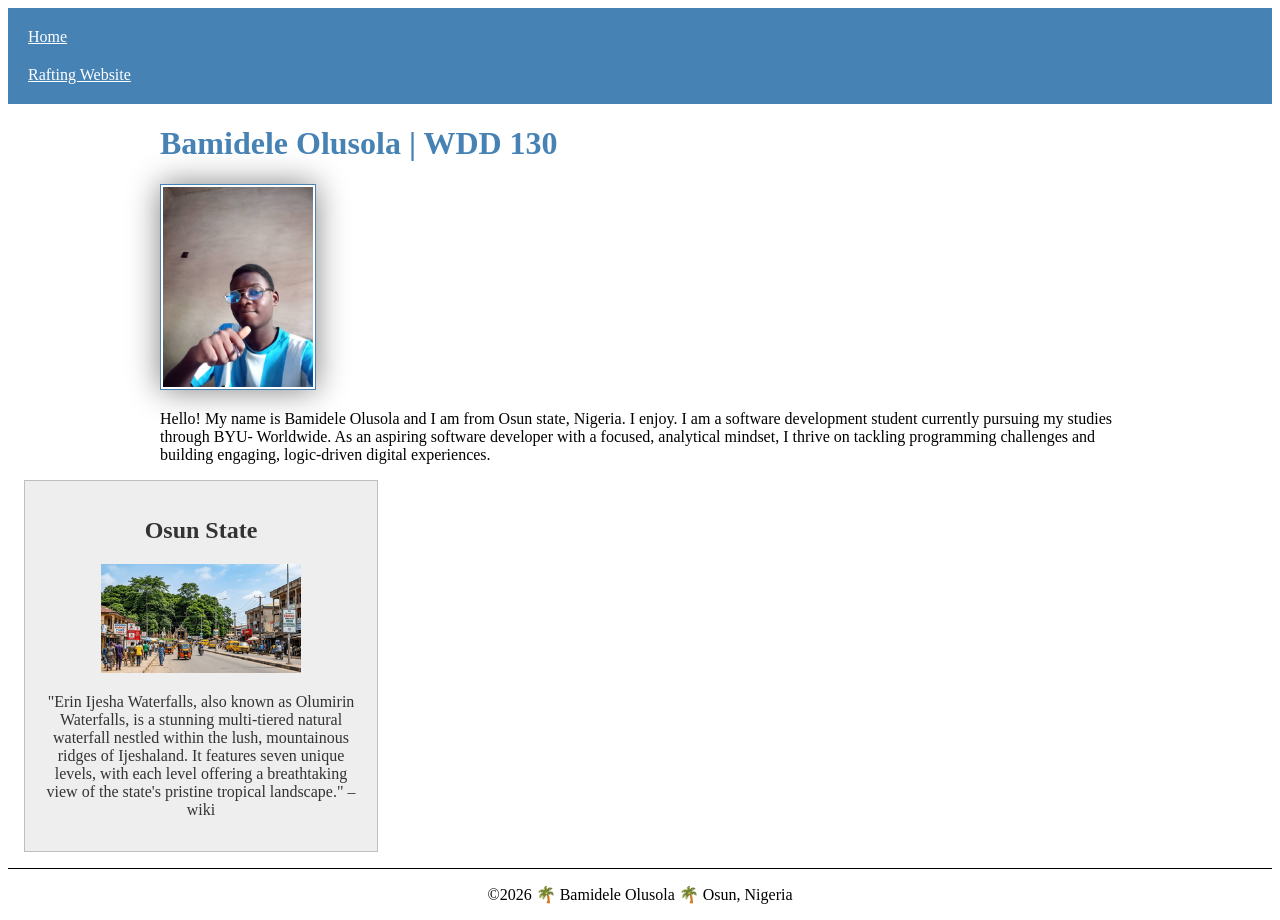
<file: index.html>
<!DOCTYPE html>
<html lang="en">
<head>
    <meta charset="UTF-8">
    <meta name="viewport" content="width=device-width, initial-scale=1.0">
    <title>Bamidele Olusola | WDD 130</title>
<meta name="description" content="Bamidele Olusola's BYU-Idaho WDD 130 course home page.">
<meta name="author" content="Bamidele Olusola.">
    <link rel="stylesheet" href="styles/styles.css">
</head>
<body>
    <header>
        <nav>
            <a href="#">Home</a>
            <a href="wwr/">Rafting Website</a>
        </nav>
    </header>
    <main>
    <h1>Bamidele Olusola | WDD 130</h1>
      <img src="./images/profile.jpeg" alt="Picture of Bamidele Olusola" width="200">
      <p>Hello! My name is Bamidele Olusola and I am from Osun state, Nigeria. I enjoy. I am a
      software development student currently pursuing my studies through BYU- Worldwide. As an aspiring software developer with a focused, analytical mindset, I thrive on
      tackling programming challenges and building engaging, logic-driven digital experiences.</p>
    </main>

<aside>
    <h2>Osun State</h2>
    <img src="images/erin-ijesha-waterfalls.png" alt="The Erin Ijesha Waterfalls">
    <p>"Erin Ijesha Waterfalls, also known as Olumirin Waterfalls, is a stunning multi-tiered natural waterfall nestled within the lush, mountainous ridges of Ijeshaland. It features seven unique levels, with each level offering a breathtaking view of the state's pristine tropical landscape." – wiki</p>
</aside>
    <footer>
     <p>©2026 🌴 Bamidele Olusola 🌴 Osun, Nigeria</p>
    </footer>
</body>
   </html>
</file>
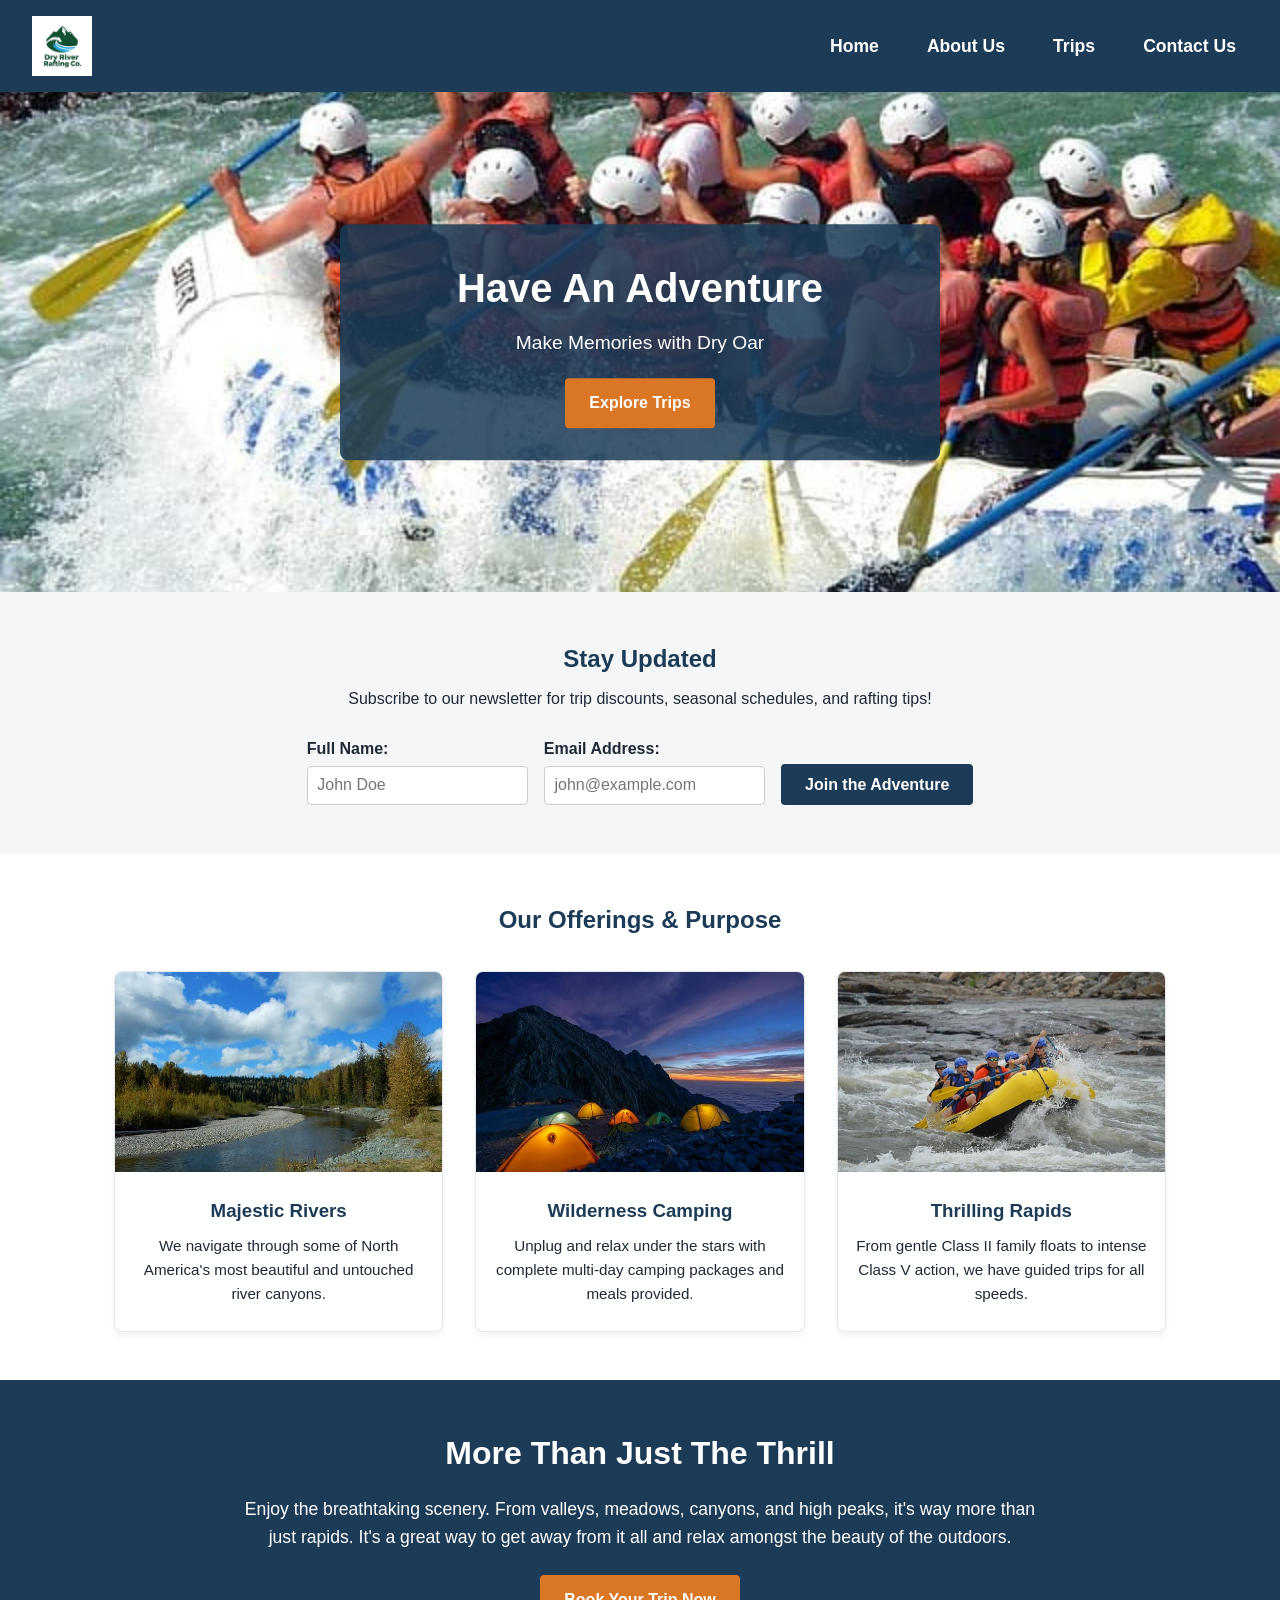
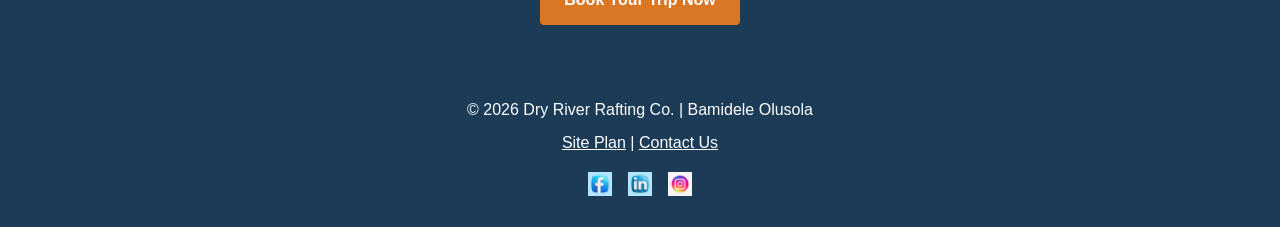
<file: wwr/index.html>
<!DOCTYPE html>
<html lang="en-US">
<head>
  <meta charset="utf-8">
  <meta name="viewport" content="width=device-width, initial-scale=1.0">
  <title>Dry River Rafting Co. | Home &amp; Whitewater Adventures</title>
  <meta name="description" content="Welcome to Dry River Rafting Co. Experience thrilling whitewater rafting trips, scenic wilderness camping, and unforgettable river adventures for all skill levels.">
  <link rel="stylesheet" href="styles/rafting.css">
</head>
<body>
  <header>
    <img src="images/logo.jpg" alt="Dry River Rafting Co. Logo" class="logo">
    <nav>
      <a href="index.html">Home</a>
      <a href="about.html">About Us</a>
      <a href="trips.html">Trips</a>
      <a href="contact.html">Contact Us</a>
    </nav>
  </header>
  <main>
    <!-- Hero Section -->
    <div class="hero">
      <img src="images/hero-rafting.jpeg" alt="Group rafting through whitewater rapids" class="hero-img">
      <div class="hero-heading">
        <h1>Have An Adventure</h1>
        <p>Make Memories with Dry Oar</p>
        <a href="trips.html" class="hero-btn">Explore Trips</a>
      </div>
    </div>
    <!-- Newsletter Section -->
    <section class="newsletter-section">
      <h2>Stay Updated</h2>
      <p>Subscribe to our newsletter for trip discounts, seasonal schedules, and rafting tips!</p>
      <form action="#" method="post" class="newsletter-form">
        <div class="form-group">
          <label for="fullname">Full Name:</label>
          <input type="text" id="fullname" name="fullname" placeholder="John Doe" required>
        </div>
        <div class="form-group">
          <label for="email">Email Address:</label>
          <input type="email" id="email" name="email" placeholder="john@example.com" required>
        </div>
        <button type="submit" class="submit-btn">Join the Adventure</button>
      </form>
    </section>
    <!-- Grid Layout Section -->
    <section class="offerings-grid">
      <h2>Our Offerings &amp; Purpose</h2>
      <div class="grid-container">
        <div class="grid-card">
          <img src="images/river.jpeg" alt="Scenic calm river floating through forest">
          <h3>Majestic Rivers</h3>
          <p>We navigate through some of North America's most beautiful and untouched river canyons.</p>
        </div>
        <div class="grid-card">
          <img src="images/camping.jpeg" alt="Tent camp set up near mountain peaks">
          <h3>Wilderness Camping</h3>
          <p>Unplug and relax under the stars with complete multi-day camping packages and meals provided.</p>
        </div>
        <div class="grid-card">
          <img src="images/rapids.jpeg" alt="Raft battling Class IV rapids">
          <h3>Thrilling Rapids</h3>
          <p>From gentle Class II family floats to intense Class V action, we have guided trips for all speeds.</p>
        </div>

      </div>
    </section>
    <!-- Call to Action Banner -->
    <section class="cta-banner">
      <div class="cta-content">
        <h2>More Than Just The Thrill</h2>
        <p>Enjoy the breathtaking scenery. From valleys, meadows, canyons, and high peaks, it's way more than just rapids. It's a great way to get away from it all and relax amongst the beauty of the outdoors.</p>
        <a href="trips.html" class="cta-btn">Book Your Trip Now</a>
      </div>
    </section>
  </main>

  <footer>
    <p>&copy; 2026 Dry River Rafting Co. | Bamidele Olusola</p>
    <p><a href="site-plan.html">Site Plan</a> | <a href="contact.html">Contact Us</a></p>
    <div class="social-links">
      <a href="https://facebook.com" target="_blank" aria-label="Facebook">
        <img src="images/facebook.jpg" alt="Facebook Icon">
      </a>
      <a href="https://twitter.com" target="_blank" aria-label="Twitter">
        <img src="images/linkedin.jpg" alt="Linkedin Icon">
      </a>
      <a href="https://instagram.com" target="_blank" aria-label="Instagram">
        <img src="images/instagram.jpg" alt="Instagram Icon">
      </a>
    </div>
  </footer>

</body>
</html>
</file>
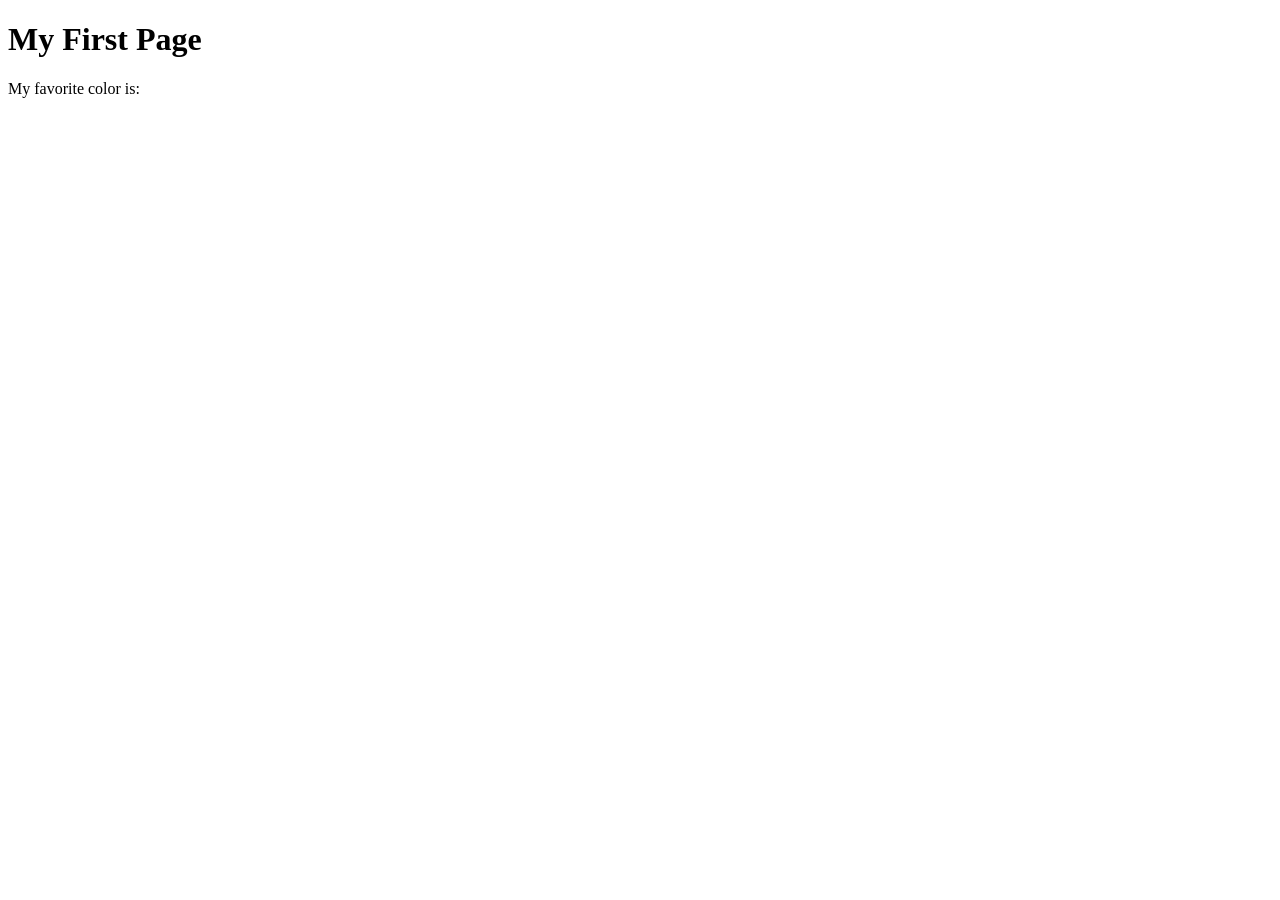
<file: week01/first-page.html>
<!DOCTYPE html>
<html lang="en">
<head>
    <meta charset="UTF-8">
    <meta name="viewport" content="width=device-width, initial-scale=1.0">
    <title>My First Page</title>
</head>
<body>
    <h1>My First Page</h1>
    <p>My favorite color is: </p>
</body>
</html>
</file>
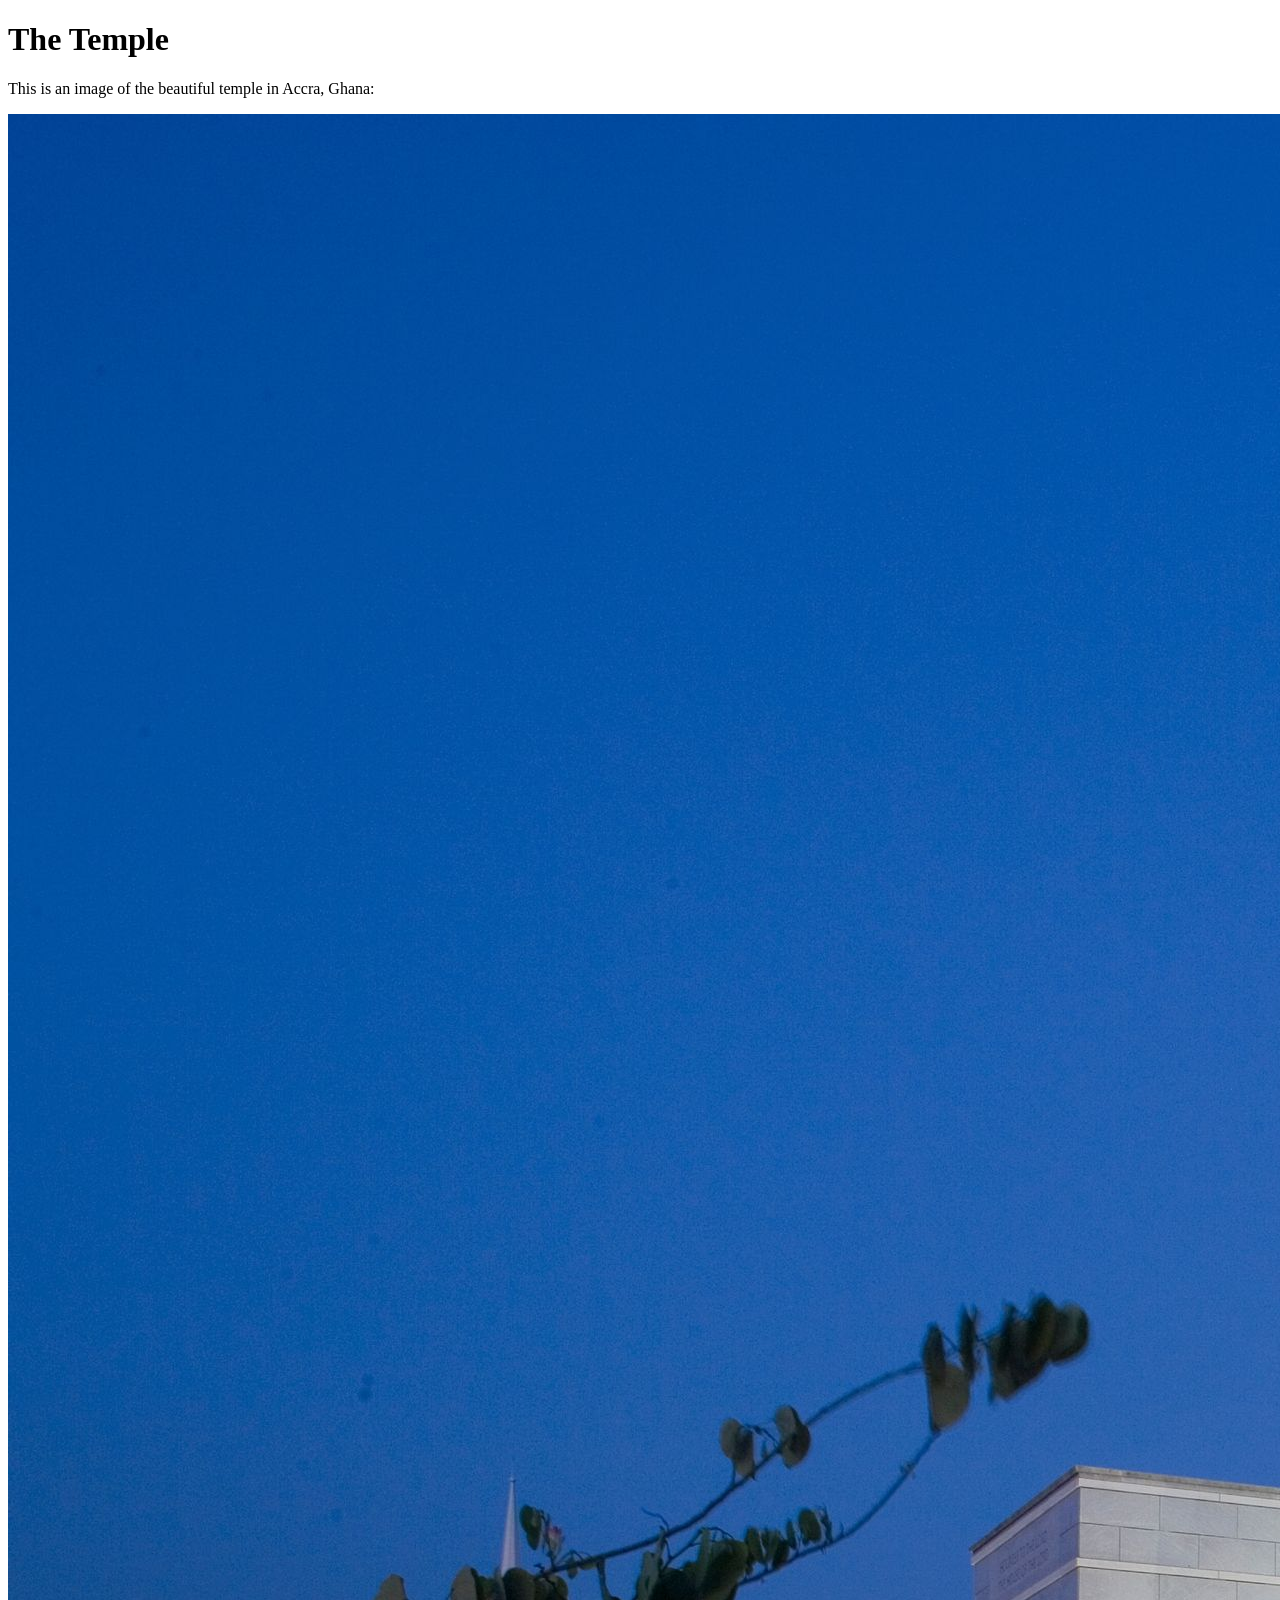
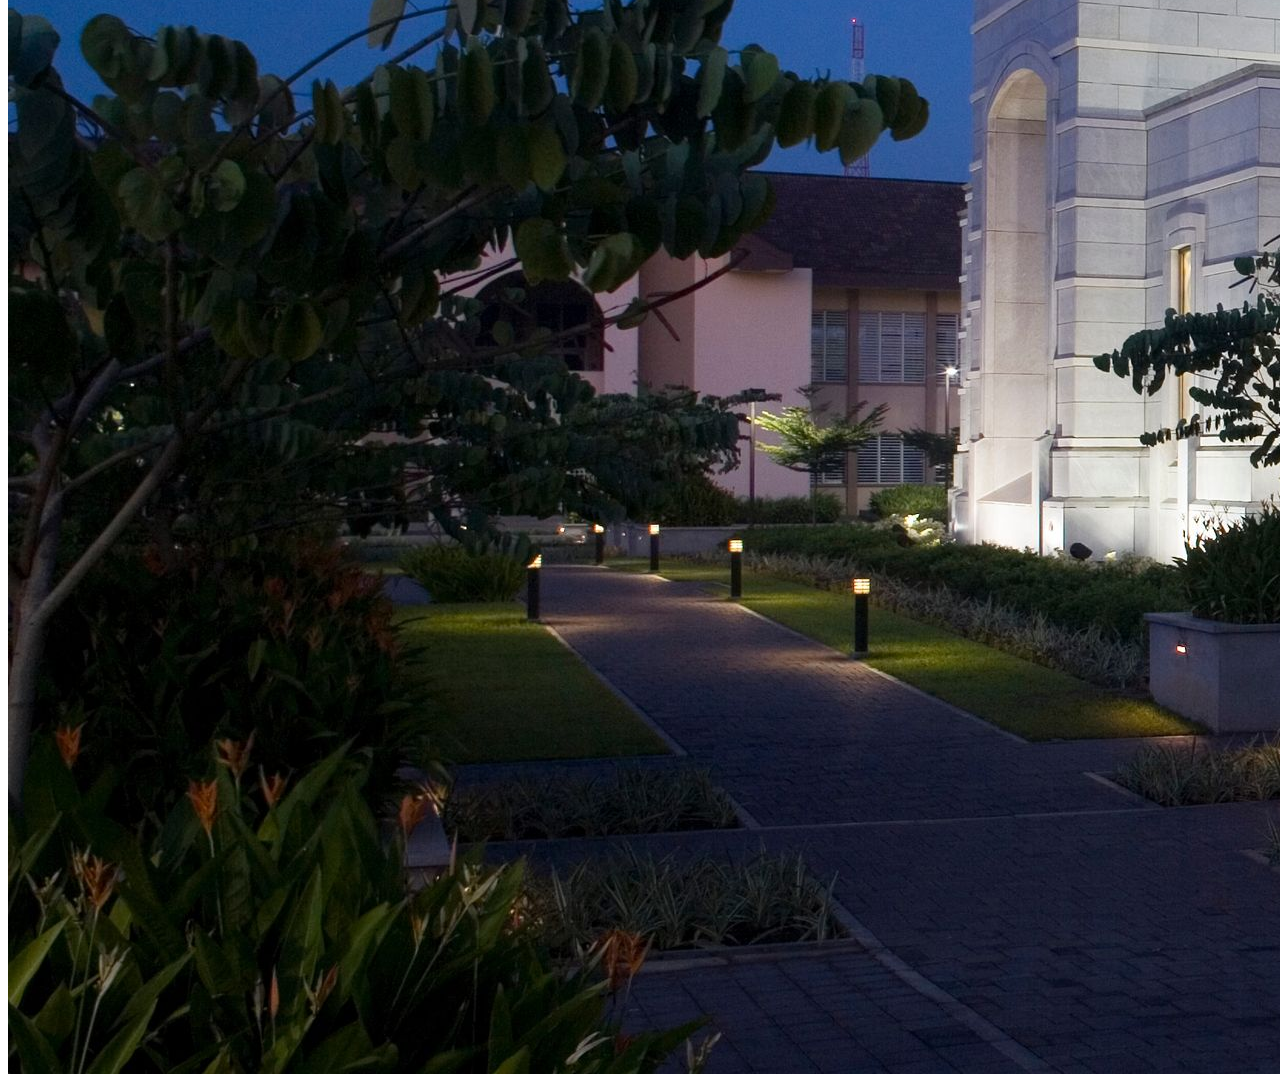
<file: week01/images.html>
<!DOCTYPE html>
<html lang="en">
<head>
    <meta charset="UTF-8">
    <meta name="viewport" content="width=device-width, initial-scale=1.0">
    <title>Temple Image</title>
</head>
<body>
    <h1>The Temple</h1>
    <p>This is an image of the beautiful temple in Accra, Ghana:</p>
    <img src="images/temple-large.jpeg" alt="The Accra Ghana Temple">
    
</body>
</html>
</file>
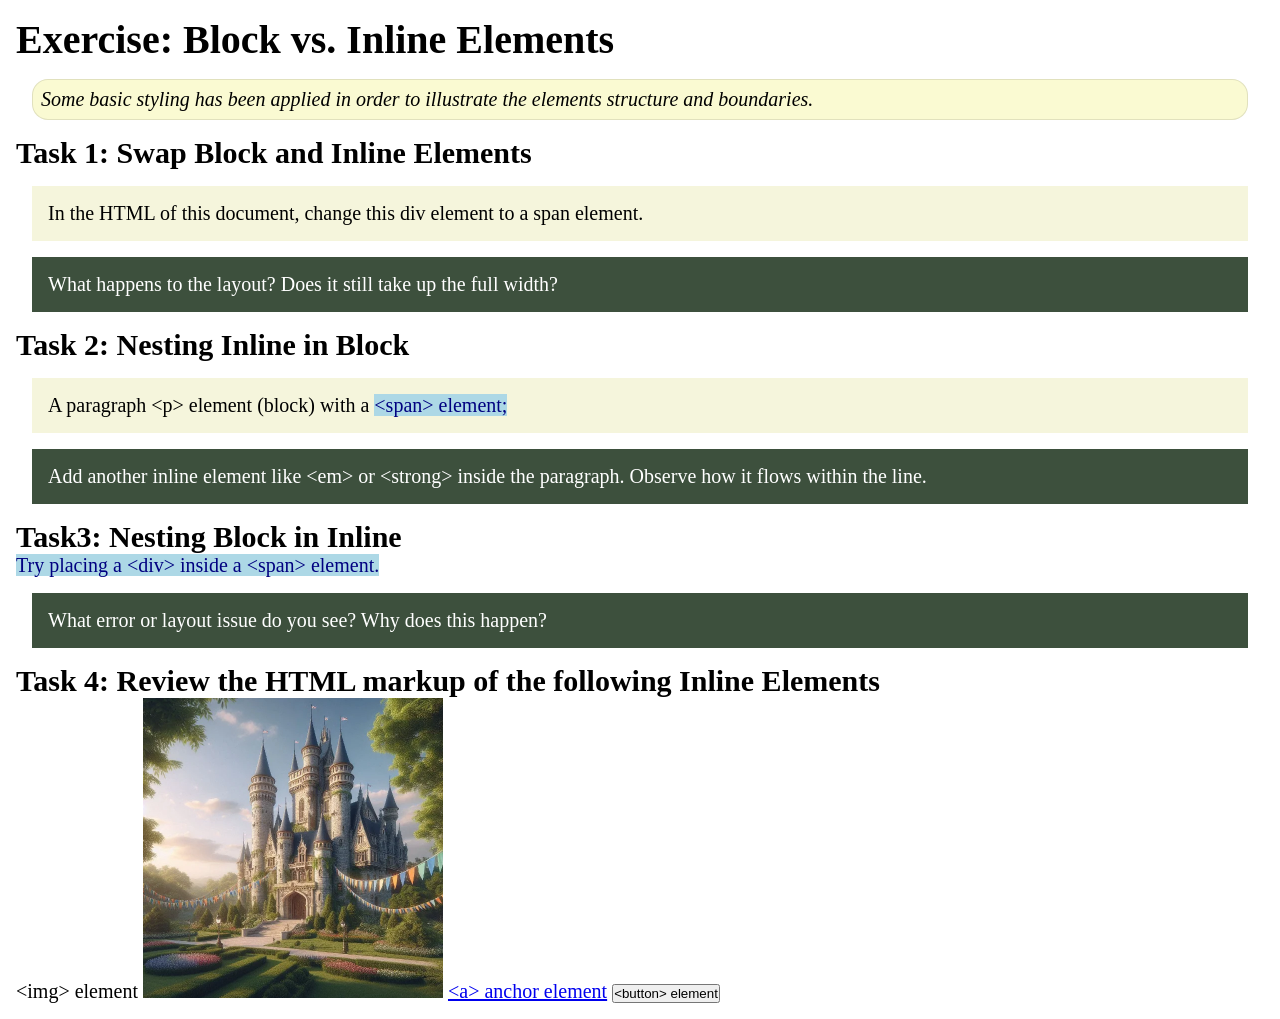
<file: week02/block-vs-inline.html>
<!DOCTYPE html>
<html lang="en">

<head>
    <meta charset="UTF-8">
    <meta name="viewport" content="width=device-width, initial-scale=1.0">
    <title>Exercise: Block vs. Inline Elements</title>
    <link rel="stylesheet" href="styles/block-vs-inline.css">
</head>

<body>
    <main>
        <h1>Exercise: Block vs. Inline Elements</h1>
        <p class="note">Some basic styling has been applied in order to illustrate the elements structure and
            boundaries.</p>

        <h2>Task 1: Swap Block and Inline Elements</h2>
        <div>In the HTML of this document, change this div element to a span element.</div>

        <p class="question">What happens to the layout? Does it still take up the full width?</p>

        <h2>Task 2: Nesting Inline in Block</h2>
        <p>A paragraph &lt;p&gt; element (block) with a <span>&lt;span&gt; element;</span></p>
        <p class="question">Add another inline element like &lt;em&gt; or &lt;strong&gt; inside the paragraph. Observe
            how it flows within the line.</p>

        <h2>Task3: Nesting Block in Inline</h2>
        <span>Try placing a &lt;div&gt; inside a &lt;span&gt; element.</span>
            <p class="question">What error or layout issue do you see? Why does this happen?</p>


            <h2>Task 4: Review the HTML markup of the following Inline Elements</h2>
        &lt;img&gt; element
        <img src="images/castle.webp" alt="placeholder image (images are inline)" width="300" height="300">
        <a href="https://churchofjesuschrist.org">&lt;a&gt; anchor element</a>
        <button type="button">&lt;button&gt; element</button>
    </main>
</body>

</html>
</file>
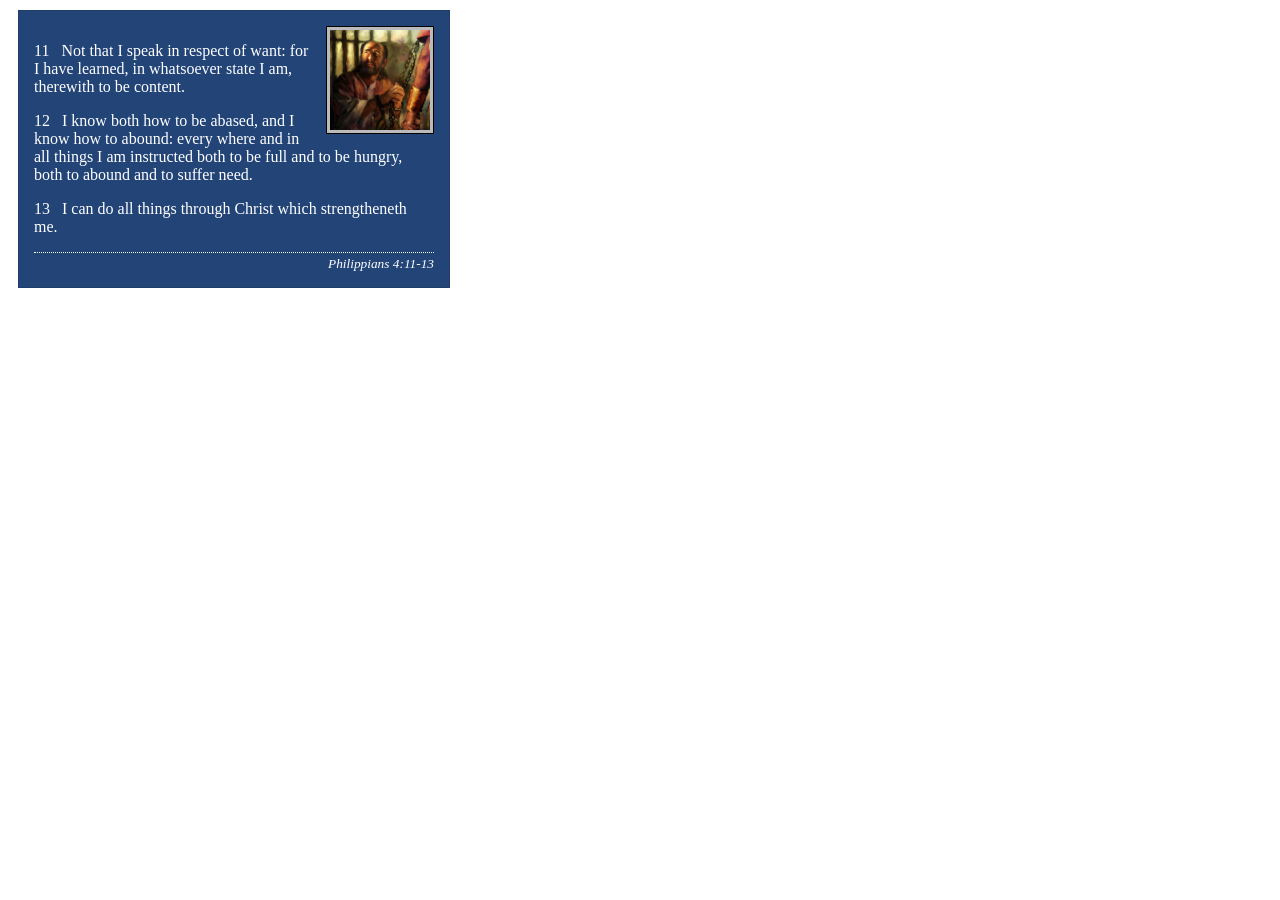
<file: week02/box-model-solution.html>
<!DOCTYPE html>
<html lang="en">
<head>
    <meta charset="UTF-8">
    <meta name="viewport" content="width=device-width, initial-scale=1.0">
    <title>Box Model Activity</title>
    <link rel="stylesheet" href="styles/box-model-solution.css">
</head>
<body>
    <main>
        <div class="callout">
            <img src="images/apostle-paul-imprisoned.webp" alt="Paul the Apostle - Imprisoned in Rome" width="200" height="200">
            <blockquote>
                <p>11 &nbsp; Not that I speak in respect of want: for I have learned, in whatsoever state I am, therewith to be content.</p>
                <p>12 &nbsp; I know both how to be abased, and I know how to abound: every where and in all things I am instructed both to be full and to be hungry, both to abound and to suffer need.</p>
                <p>13 &nbsp; I can do all things through Christ which strengtheneth me.</p>
            </blockquote>
            <cite>Philippians 4:11-13</cite>
        </div>
    </main>
</body>
</html>
</file>
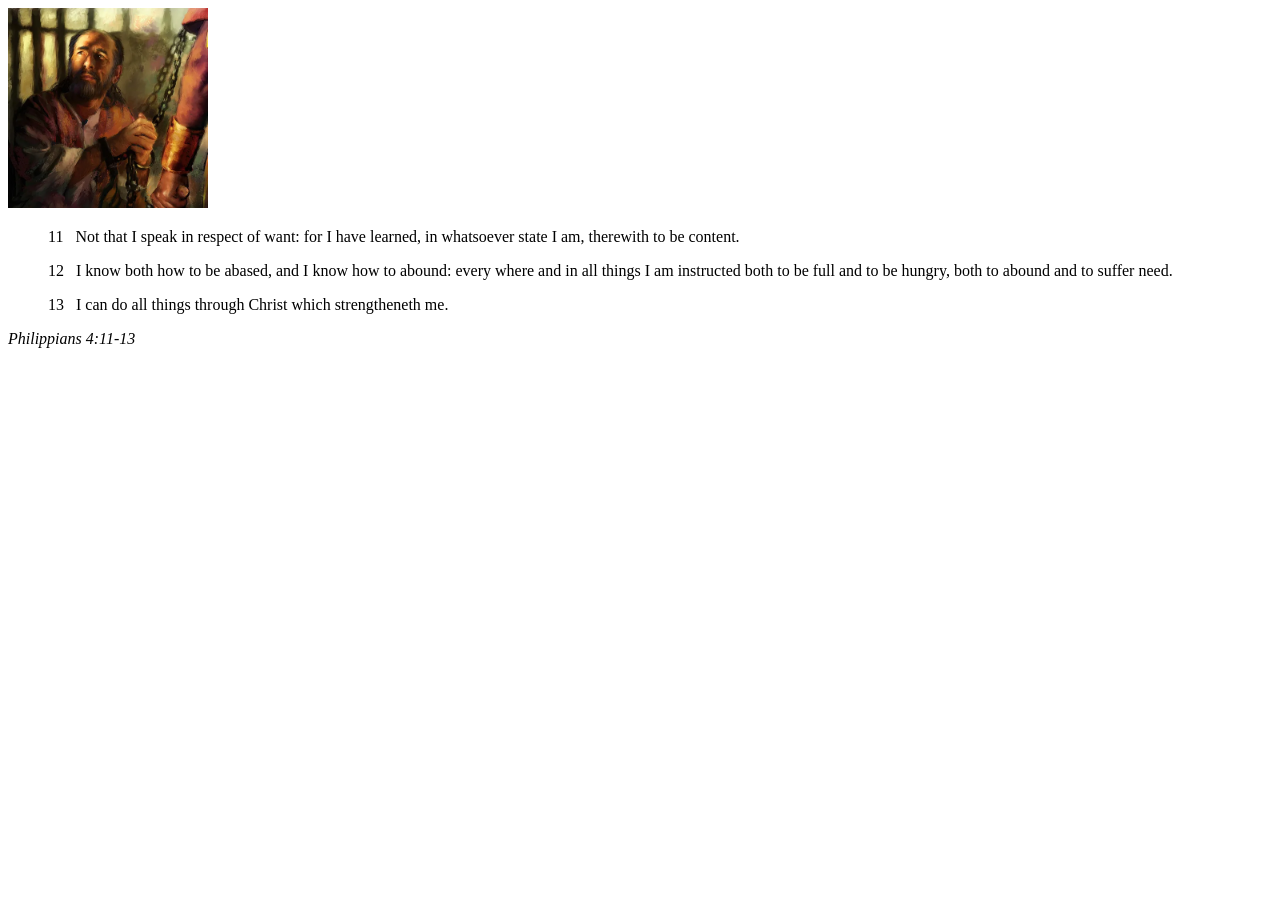
<file: week02/box-model.html>
<!DOCTYPE html>
<html lang="en">
<head>
    <meta charset="UTF-8">
    <meta name="viewport" content="width=device-width, initial-scale=1.0">
    <title>Box Model Activity</title>
</head>
<body>
    <main>
        <div class="callout">
            <img src="images/apostle-paul-imprisoned.webp" alt="Paul the Apostle - Imprisoned in Rome" width="200" height="200">
            <blockquote>
                <p>11 &nbsp; Not that I speak in respect of want: for I have learned, in whatsoever state I am, therewith to be content.</p>
                <p>12 &nbsp; I know both how to be abased, and I know how to abound: every where and in all things I am instructed both to be full and to be hungry, both to abound and to suffer need.</p>
                <p>13 &nbsp; I can do all things through Christ which strengtheneth me.</p>
            </blockquote>
            <cite>Philippians 4:11-13</cite>
        </div>
    </main>
</body>
</html>
</file>
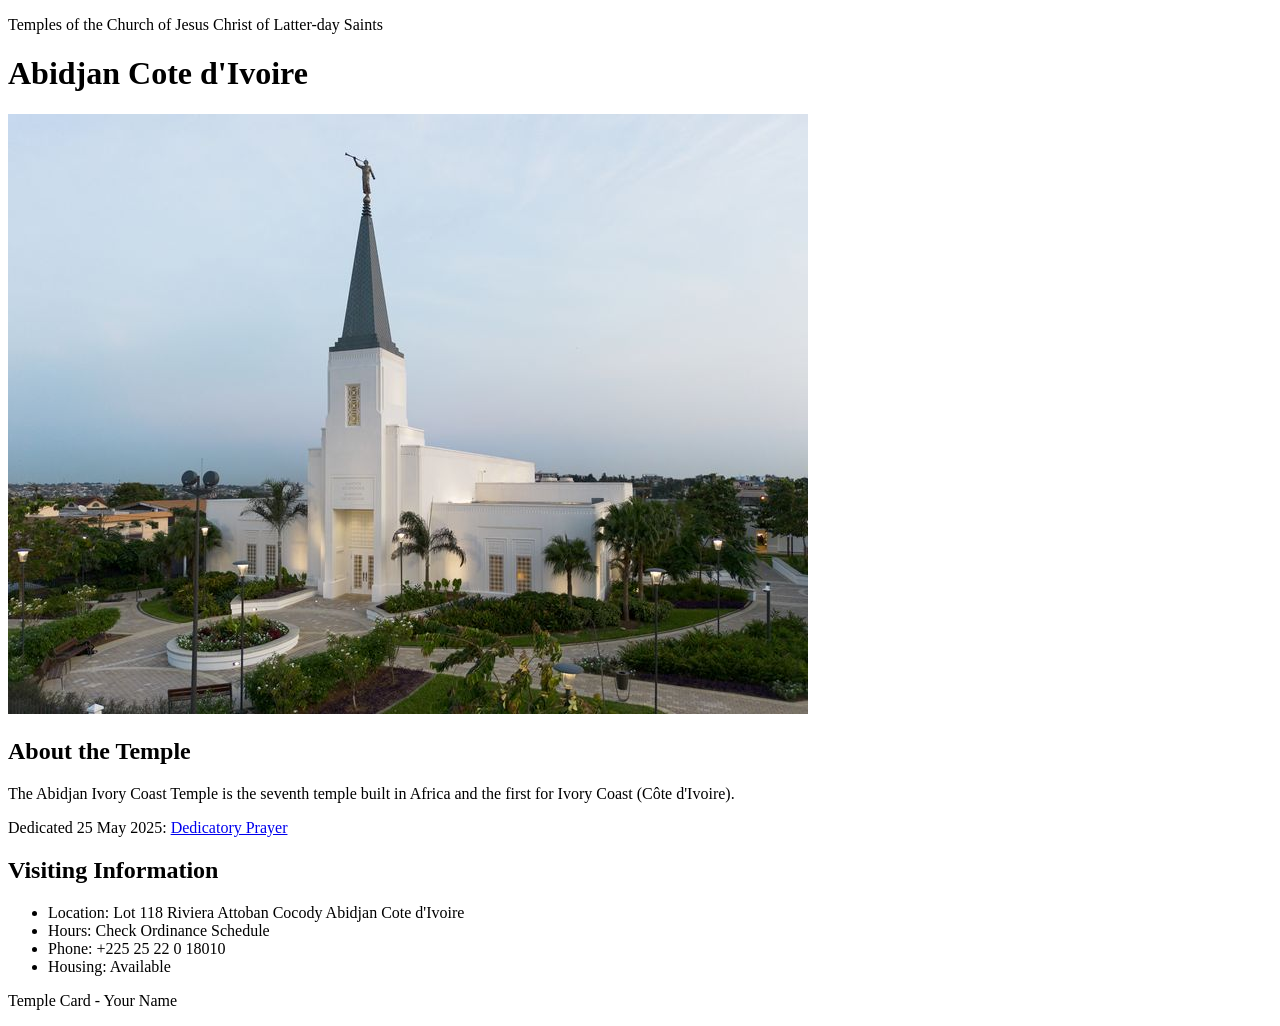
<file: week02/temple.html>
<!DOCTYPE html>
<html lang="en">

<head>
    <meta charset="UTF-8">
    <meta name="viewport" content="width=device-width, initial-scale=1.0">
    <title>Temple Card - Abidjan Cote d'Ivoire</title>
</head>

<body>
    <header>
        <p>Temples of the Church of Jesus Christ of Latter-day Saints</p>
    </header>
    <main>
        <h1>Abidjan Cote d'Ivoire</h1>
        <picture>
            <img src="images/abidjan-ivory-coast.jpeg" alt="Abidjan Cote d'Ivoire Temple">
        </picture>
        <section>
            <h2>About the Temple</h2>
            <p>The Abidjan Ivory Coast Temple is the seventh temple built in Africa and the first for Ivory Coast (Côte
                d'Ivoire).</p>
            <p>Dedicated 25 May 2025: <a
                    href="https://www.churchofjesuschrist.org/temples/dedicatory-prayer/abidjan-ivory-coast-temple/2025-05-25?lang=eng"
                    target="_blank" rel="noopener noreferrer">Dedicatory Prayer</a></p>
        </section>
        <section>
            <h2>Visiting Information</h2>
            <ul>
                <li>Location: Lot 118 Riviera Attoban Cocody Abidjan Cote d'Ivoire</li>
                <li>Hours: Check Ordinance Schedule</li>
                <li>Phone: +225 25 22 0 18010</li>
                <li>Housing: Available</li>
            </ul>
        </section>
    </main>
    <footer>
        <p>Temple Card - Your Name</p>
    </footer>
</body>

</html>
</file>
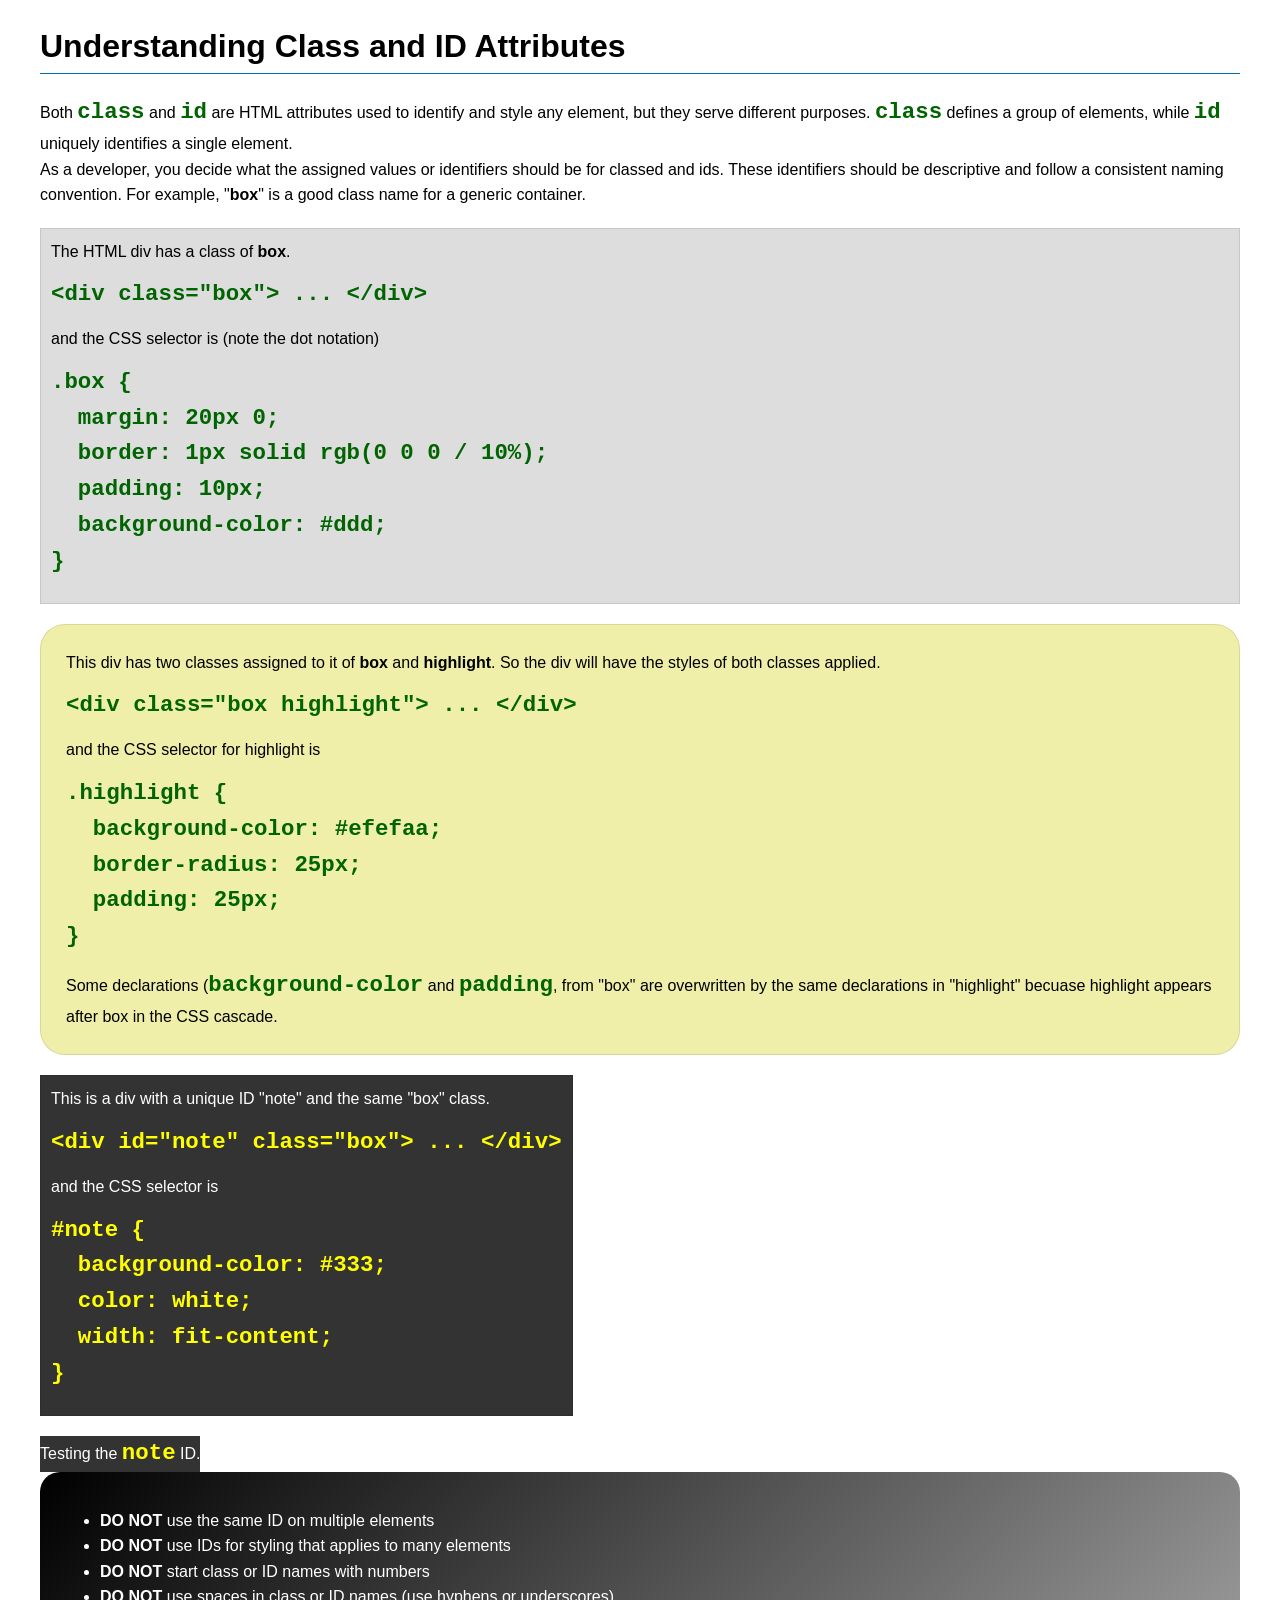
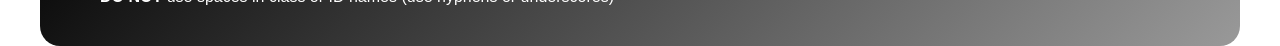
<file: week03/class-and-id.html>
<!DOCTYPE html>
<html lang="en">

<head>
    <meta charset="UTF-8">
    <meta name="viewport" content="width=device-width, initial-scale=1.0">
    <title>Class vs ID Attributes</title>
    <link rel="stylesheet" href="styles/class-and-id.css">
</head>

<body>
    <h1>Understanding Class and ID Attributes</h1>
    <p>Both <code>class</code> and <code>id</code> are HTML attributes used to identify and style any element, but they
        serve different purposes. <code>class</code> defines a group of elements, while <code>id</code> uniquely
        identifies a single element.</p>
    <p>As a developer, you decide what the assigned values or identifiers should be for classed and ids. These
        identifiers should be
        descriptive and follow a consistent naming convention. For example, "<strong>box</strong>" is a good class name
        for a generic container.</p>
    <div class="box">
        <p>The HTML div has a class of <strong>box</strong>.</p>
        <pre><code class="html">&lt;div class="box"&gt; ... &lt;/div&gt;</code></pre>
        and the CSS selector is (note the dot notation)
        <pre><code class="css">.box {
  margin: 20px 0;
  border: 1px solid rgb(0 0 0 / 10%);
  padding: 10px;
  background-color: #ddd; 
}</code></pre>
    </div>

    <div class="box highlight">
        <p>This div has two classes assigned to it of <strong>box</strong> and <strong>highlight</strong>. So the div
            will have the styles of both classes applied.</p>
        <pre><code class="html">&lt;div class="box highlight"&gt; ... &lt;/div&gt;</code></pre>
        and the CSS selector for highlight is
        <pre><code class="css">.highlight {
  background-color: #efefaa;
  border-radius: 25px;
  padding: 25px;
}</code></pre>
<p>Some declarations (<code>background-color</code> and <code>padding</code>, from "box" are overwritten by the same declarations in "highlight" becuase highlight appears after box in the CSS cascade.</p>
    </div>

    <div id="note" class="box">
        <p>This is a div with a unique ID "note" and the same "box" class.</p>
        <pre><code class="html">&lt;div id="note" class="box"&gt; ... &lt;/div&gt;</code></pre>
        and the CSS selector is
        <pre><code class="css">#note {
  background-color: #333;
  color: white;
  width: fit-content;
}</code></pre>
    </div>

    <div id="note">
        <p>Testing the <code>note</code> ID.</p>
    </div>

    <section id="best-practice">
        <ul>
            <li><strong>DO NOT</strong> use the same ID on multiple elements</li>
            <li><strong>DO NOT</strong> use IDs for styling that applies to many elements</li>
            <li><strong>DO NOT</strong> start class or ID names with numbers</li>
            <li><strong>DO NOT</strong> use spaces in class or ID names (use hyphens or underscores)</li>
        </ul>
    </section>




</body>

</html>
</file>
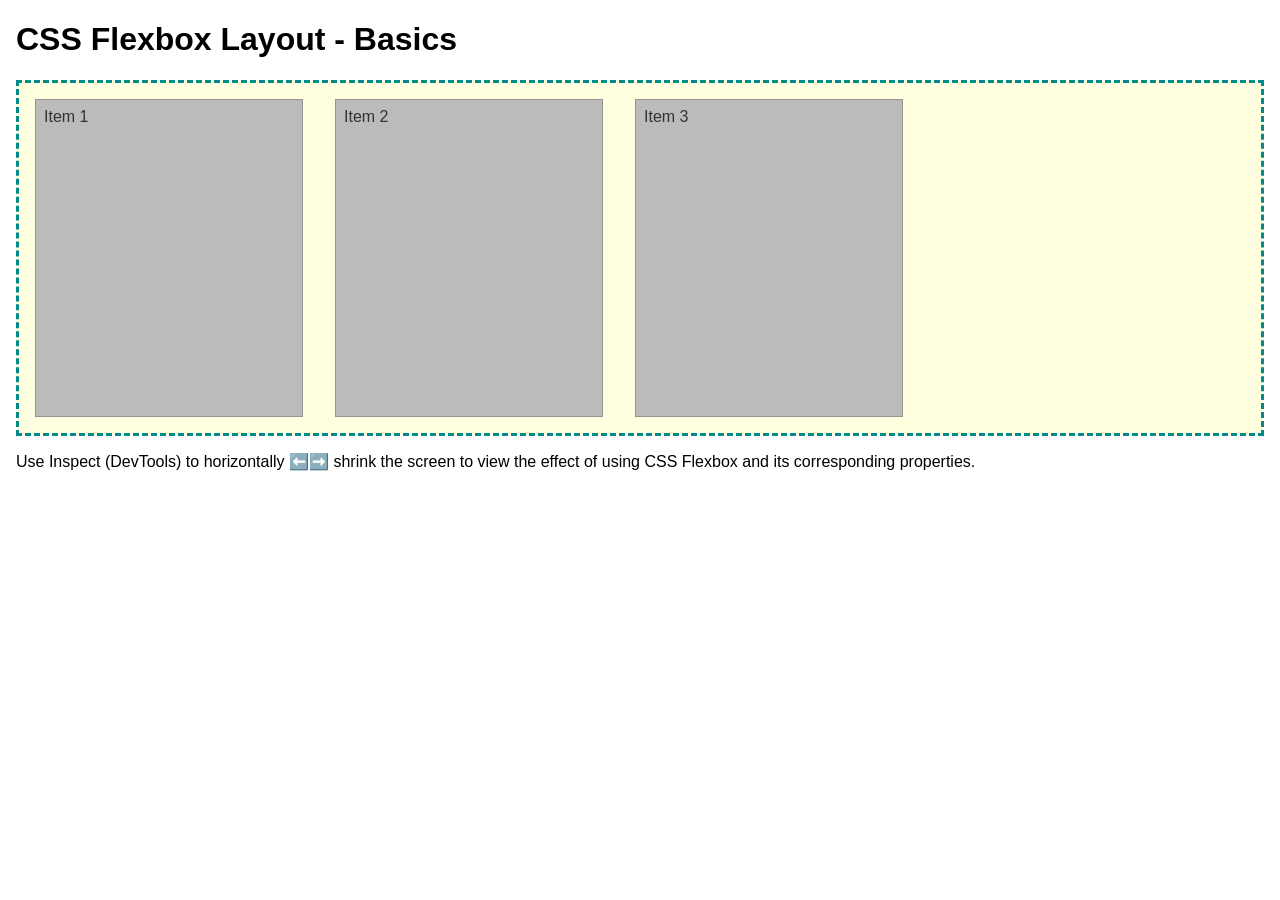
<file: week04/flexbox-layout.html>
<!DOCTYPE html>
<html lang="en">
<head>
    <meta charset="UTF-8">
    <meta name="viewport" content="width=device-width, initial-scale=1.0">
    <title>CSS Flexbox Layout - Basics</title>
    <link rel="stylesheet" href="styles/flexbox.css">
</head>
<body>
    <main>
        <h1>CSS Flexbox Layout - Basics</h1>
        <div class="flex-container">
            <div class="flex-item item1">Item 1</div>
            <div class="flex-item item2">Item 2</div>
            <div class="flex-item item3">Item 3</div>
        </div>
        <p>Use Inspect (DevTools) to horizontally ⬅️➡️ shrink the screen to view the effect of using CSS Flexbox and its corresponding properties.</p>
    </main>
</body>
</html>
</file>
<file: styles/styles.css>
nav { 
    background-color: steelblue;
    padding: 10px;
    }

nav a {
    color: white;
    padding: 10px;
    display: block;
}

h1 {
    color: steelblue;
}

main {
    max-width: 960px;
    margin: 0 auto;
}
 
main img {
    width: 150px;
    height: auto;
    border: 1px solid steelblue;
    padding: 2px;
    box-shadow: 0 0 30px gray;
}

p {
    padding: 0;
}

aside {
    width: 20em;
    margin: 1em;
    border: 1px solid rgba(0, 0, 0, 0.2); /* why use rgba instead of hex here? */
    padding: 1em;
    background-color: #eee;
    color: #333;
    text-align: center;
}

aside img {
    width: 200px;
    height: auto;
}

footer {
    margin-top: 1em;
    border-top: 1px solid #000;
    text-align: center;
}
</file>
<file: wwr/styles/rafting.css>
/* ===================================================
   Dry Oar Rafting Co. - Main Stylesheet (rafting.css)
   =================================================== */

/* Root Variables & Color Palette (Ensures AA Level Contrast) */
:root {
  --primary-color: #1c3b57;     /* Deep River Blue */
  --secondary-color: #d97724;   /* Earthy Orange/Copper */
  --accent-color: #2e5b38;      /* Forest Green */
  --bg-light: #f4f6f8;          /* Light Off-White */
  --text-dark: #1f2937;         /* High-contrast dark grey */
  --text-light: #ffffff;        /* Pure white */
}

/* Global Reset & Box Sizing */
* {
  box-sizing: border-box;
  margin: 0;
  padding: 0;
}

body {
  font-family: Arial, Helvetica, sans-serif;
  color: var(--text-dark);
  background-color: #ffffff;
  line-height: 1.6;
}

/* ---------------------------------------------------
   Header & Navigation
   --------------------------------------------------- */
header {
  background-color: var(--primary-color);
  display: flex;
  justify-content: space-between;
  align-items: center;
  padding: 1rem 2rem;
}

header .logo {
  max-height: 60px;
  width: auto;
}

nav {
  display: flex;
  gap: 1.5rem;
}

nav a {
  color: var(--text-light);
  text-decoration: none;
  font-weight: bold;
  font-size: 1.1rem;
  padding: 0.5rem 0.75rem;
  transition: background-color 0.3s ease;
}

nav a:hover {
  background-color: var(--secondary-color);
  border-radius: 4px;
}

/* ---------------------------------------------------
   Hero Section (Position Absolute)
   --------------------------------------------------- */
.hero {
  position: relative;
  width: 100%;
  max-height: 500px;
  overflow: hidden;
}

.hero-img {
  width: 100%;
  height: 500px;
  object-fit: cover;
  display: block;
}

.hero-heading {
  position: absolute;
  top: 50%;
  left: 50%;
  transform: translate(-50%, -50%);
  background-color: rgba(28, 59, 87, 0.85); /* High contrast dark overlay */
  color: var(--text-light);
  padding: 2rem;
  text-align: center;
  border-radius: 8px;
  width: 90%;
  max-width: 600px;
}

.hero-heading h1 {
  font-size: 2.5rem;
  margin-bottom: 0.5rem;
}

.hero-heading p {
  font-size: 1.2rem;
  margin-bottom: 1.2rem;
}

.hero-btn {
  display: inline-block;
  background-color: var(--secondary-color);
  color: var(--text-light);
  padding: 0.75rem 1.5rem;
  text-decoration: none;
  font-weight: bold;
  border-radius: 4px;
}

.hero-btn:hover {
  background-color: #b55e17;
}

/* ---------------------------------------------------
   Newsletter Section
   --------------------------------------------------- */
.newsletter-section {
  background-color: var(--bg-light);
  padding: 3rem 1.5rem;
  text-align: center;
}

.newsletter-section h2 {
  color: var(--primary-color);
  margin-bottom: 0.5rem;
}

.newsletter-form {
  display: flex;
  flex-wrap: wrap;
  justify-content: center;
  gap: 1rem;
  margin-top: 1.5rem;
  max-width: 700px;
  margin-left: auto;
  margin-right: auto;
}

.form-group {
  display: flex;
  flex-direction: column;
  text-align: left;
}

.form-group label {
  font-weight: bold;
  margin-bottom: 0.25rem;
  color: var(--text-dark);
}

.form-group input {
  padding: 0.6rem;
  border: 1px solid #ccc;
  border-radius: 4px;
  min-width: 220px;
  font-size: 1rem;
}

.submit-btn {
  align-self: flex-end;
  background-color: var(--primary-color);
  color: var(--text-light);
  border: none;
  padding: 0.7rem 1.5rem;
  font-size: 1rem;
  font-weight: bold;
  border-radius: 4px;
  cursor: pointer;
}

.submit-btn:hover {
  background-color: var(--accent-color);
}

/* ---------------------------------------------------
   CSS Grid Offerings Section
   --------------------------------------------------- */
.offerings-grid {
  padding: 3rem 1.5rem;
  max-width: 1100px;
  margin: 0 auto;
}

.offerings-grid h2 {
  text-align: center;
  color: var(--primary-color);
  margin-bottom: 2rem;
}

.grid-container {
  display: grid;
  grid-template-columns: repeat(auto-fit, minmax(280px, 1fr));
  gap: 2rem;
}

.grid-card {
  background-color: #ffffff;
  border: 1px solid #e5e7eb;
  border-radius: 8px;
  overflow: hidden;
  box-shadow: 0 4px 6px rgba(0,0,0,0.05);
  text-align: center;
  padding-bottom: 1.5rem;
}

.grid-card img {
  width: 100%;
  height: 200px;
  object-fit: cover;
}

.grid-card h3 {
  color: var(--primary-color);
  margin: 1rem 0 0.5rem 0;
}

.grid-card p {
  padding: 0 1rem;
  font-size: 0.95rem;
}

/* ---------------------------------------------------
   Call to Action Banner & Trips Hero
   --------------------------------------------------- */
.cta-banner, .trips-hero {
  background-color: var(--primary-color);
  color: var(--text-light);
  text-align: center;
  padding: 3rem 1.5rem;
}

.cta-content {
  max-width: 800px;
  margin: 0 auto;
}

.cta-content h2, .trips-hero h1 {
  font-size: 2rem;
  margin-bottom: 1rem;
}

.cta-content p, .trips-hero p {
  margin-bottom: 1.5rem;
  font-size: 1.1rem;
}

.cta-btn {
  display: inline-block;
  background-color: var(--secondary-color);
  color: var(--text-light);
  padding: 0.75rem 1.5rem;
  text-decoration: none;
  font-weight: bold;
  border-radius: 4px;
}

.cta-btn:hover {
  background-color: #b55e17;
}

/* ---------------------------------------------------
   Trips Page Grid & Details
   --------------------------------------------------- */
.trip-details {
  padding: 3rem 1.5rem;
  max-width: 1100px;
  margin: 0 auto;
}

.trip-details h2 {
  text-align: center;
  color: var(--primary-color);
  margin-bottom: 2rem;
}

.trips-grid {
  display: grid;
  grid-template-columns: repeat(auto-fit, minmax(280px, 1fr));
  gap: 2rem;
}

.trip-card {
  border: 1px solid #e5e7eb;
  border-radius: 8px;
  padding: 1rem;
  background-color: #ffffff;
}

.trip-card img {
  width: 100%;
  height: 200px;
  object-fit: cover;
  border-radius: 4px;
  margin-bottom: 1rem;
}

.trip-card h3 {
  color: var(--primary-color);
  margin-bottom: 0.5rem;
}

/* ---------------------------------------------------
   Trips Table Section
   --------------------------------------------------- */
.trips-table-section {
  padding: 2rem 1.5rem 4rem 1.5rem;
  max-width: 900px;
  margin: 0 auto;
}

.trips-table-section h2 {
  text-align: center;
  color: var(--primary-color);
  margin-bottom: 1.5rem;
}

.table-container {
  overflow-x: auto;
}

table {
  width: 100%;
  border-collapse: collapse;
  margin-top: 1rem;
}

th, td {
  padding: 0.75rem 1rem;
  text-align: left;
  border-bottom: 1px solid #ddd;
}

th {
  background-color: var(--primary-color);
  color: var(--text-light);
}

tr:nth-child(even) {
  background-color: var(--bg-light);
}

/* ---------------------------------------------------
   Footer
   --------------------------------------------------- */
footer {
  background-color: var(--primary-color);
  color: var(--text-light);
  padding: 1.5rem;
  text-align: center;
  display: flex;
  flex-direction: column;
  align-items: center;
  gap: 0.5rem;
}

footer a {
  color: var(--text-light);
  text-decoration: underline;
}

.social-links {
  display: flex;
  gap: 1rem;
  margin-top: 0.5rem;
}

.social-links img {
  width: 24px;
  height: 24px;
}
</file>
<file: week02/styles/block-vs-inline.css>
* {
    margin: 0;
    padding: 0;
}

body {
    font-size: 20px;
    margin: 1rem;
}

p,
div {
    background-color: beige;
    margin: 1rem;
    padding: 1rem;
}

span {
    color: navy;
    background-color: lightblue;
}

code {
    margin: 0;
    padding: 0;
    color: green;
    font-size: 1.2rem;
}

.note {
    font-style: italic;
    background-color: lightgoldenrodyellow;
    border-radius: 1rem;
    border: 1px solid rgb(0 0 0 / 10%);
    margin: 1rem;
    padding: .5rem;
}

.question {
    background-color: #3d503d;
    color: #fff;
}
</file>
<file: week02/styles/box-model-solution.css>
.callout {
    max-width: 400px;
    margin: 10px;
    border: 1px solid rgba(0, 0, 0, .1);
    padding: 15px;
    background-color: #247;
    color: #fff;
}

.callout img {
    float: right;
    margin: 0 0 10px 15px;
    border: 1px solid #000;
    padding: 3px;
    background-color: #bbb;
    width: 100px;
    height: auto;

}

blockquote {
    margin: 0;
}

cite {
    display: block;
    border-top: 1px dotted #fff;
    padding-top: 3px;
    text-align: right;
    font-size: smaller;
}
</file>
<file: week03/styles/class-and-id.css>
body {
    font-family: Arial, sans-serif;
    line-height: 1.6;
    margin: 0;
    padding: 0 40px;
}

h1 {
    border-bottom: 1px solid rgb(0 110 182);
    padding-bottom: 0;
}



p {
    margin: 0;
}

code {
    color: darkgreen;
    font-weight: 700;
    font-size: 1.4rem;
}

/* Class examples - can be reused */

.box {
    margin: 20px 0;
    border: 1px solid rgb(0 0 0 / 10%);
    padding: 10px;
    background-color: #ddd; /* this is shorthand for #dddddd */
}

.highlight {
    background-color: #efefaa;
    border-radius: 25px;
    padding: 25px;
}

/* ID examples - should be unique */

#note {
    background-color: #333;
    color: white;
    width: fit-content;
}

#note code {
    color: yellow;
}

#best-practice {
    background: linear-gradient(135deg, #000 0%, #999 100%);
    color: white;
    border-radius: 20px;
    padding: 20px
}
</file>
<file: week04/styles/flexbox.css>
body {
    font-family: Helvetica, Arial, sans-serif;
    margin: 1rem;
}

.flex-container {
    border: 3px dashed darkcyan;
    background-color: lightyellow;
    display: flex;
    flex-wrap: wrap;
}

.flex-item {
    width: 250px;
    margin: 1rem;
    border: 1px solid rgb(0 0 0 / 20%);
    padding: 0.5rem;
    background-color: #bbb;
    color: #333;
}

.item1 {
    min-height: 100px;
}

.item2 {
    min-height: 200px;
}

.item3 {
    min-height: 300px;
}
</file>
